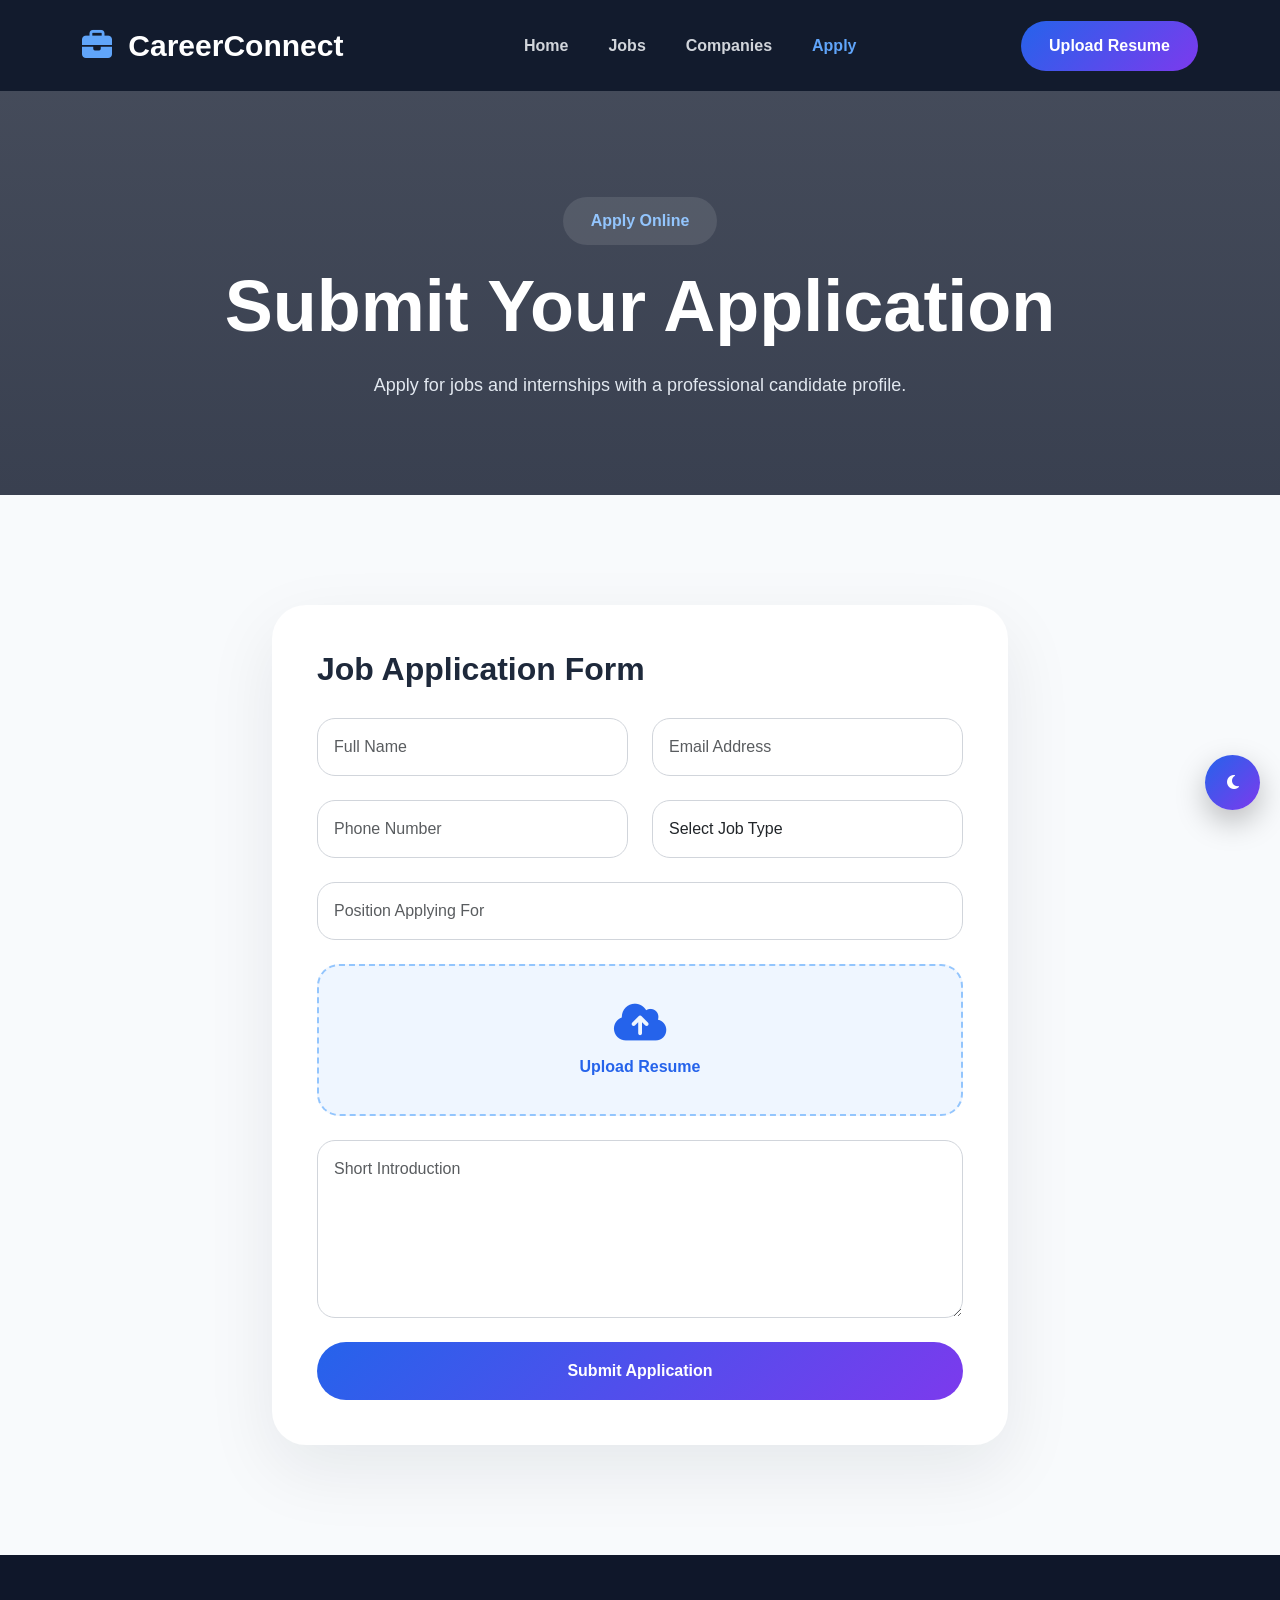
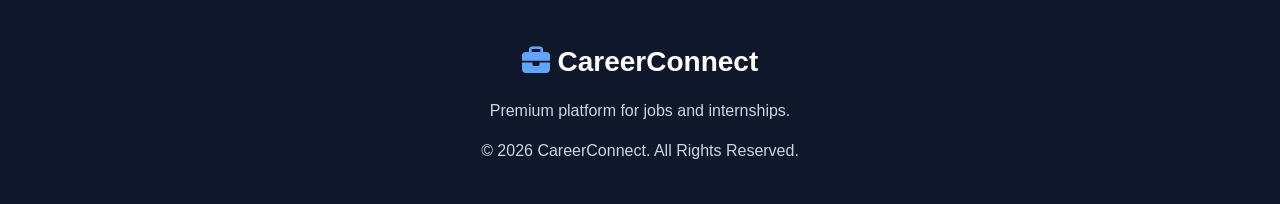
<file: apply.html>
<!DOCTYPE html>
<html lang="en">

<head>
    <meta charset="UTF-8">
    <meta name="viewport" content="width=device-width, initial-scale=1.0">

    <title>Apply - CareerConnect</title>

    <link href="https://cdn.jsdelivr.net/npm/bootstrap@5.3.3/dist/css/bootstrap.min.css" rel="stylesheet">
    <link rel="stylesheet" href="https://cdnjs.cloudflare.com/ajax/libs/font-awesome/6.5.1/css/all.min.css">
    <link rel="stylesheet" href="style.css">
</head>

<body>
    <div id="preloader">
        <div class="loader"></div>
    </div>
    <div id="toastBox"></div>

    <button id="themeToggle" class="theme-toggle">
        <i class="fa-solid fa-moon"></i>
    </button>

    <button id="backToTop" class="back-top-btn">
        <i class="fa-solid fa-arrow-up"></i>
    </button>

    <nav class="navbar navbar-expand-lg fixed-top portal-navbar">
        <div class="container">
            <a class="navbar-brand portal-logo" href="index.html">
                <i class="fa-solid fa-briefcase"></i> CareerConnect
            </a>

            <button class="navbar-toggler menu-btn" type="button" data-bs-toggle="collapse" data-bs-target="#navbarNav">
                <i class="fa-solid fa-bars"></i>
            </button>

            <div class="collapse navbar-collapse" id="navbarNav">
                <ul class="navbar-nav mx-auto">
                    <li class="nav-item"><a class="nav-link" href="index.html">Home</a></li>
                    <li class="nav-item"><a class="nav-link" href="jobs.html">Jobs</a></li>
                    <li class="nav-item"><a class="nav-link" href="companies.html">Companies</a></li>
                    <li class="nav-item"><a class="nav-link active" href="apply.html">Apply</a></li>
                </ul>

                <a href="apply.html" class="portal-btn">Upload Resume</a>
            </div>
        </div>
    </nav>

    <section class="page-hero">
        <div class="container text-center">
            <span class="hero-tag">Apply Online</span>
            <h1>Submit Your Application</h1>
            <p>Apply for jobs and internships with a professional candidate profile.</p>
        </div>
    </section>

    <section class="apply-section">
        <div class="container">
            <div class="row justify-content-center">
                <div class="col-lg-8">

                    <div class="apply-form-box">
                        <h2>Job Application Form</h2>

                        <form id="applyForm">
                            <div class="row">

                                <div class="col-md-6 mb-4">
                                    <input type="text" class="form-control portal-input" placeholder="Full Name"
                                        required>
                                </div>

                                <div class="col-md-6 mb-4">
                                    <input type="email" class="form-control portal-input" placeholder="Email Address"
                                        required>
                                </div>

                            </div>

                            <div class="row">

                                <div class="col-md-6 mb-4">
                                    <input type="text" class="form-control portal-input" placeholder="Phone Number"
                                        required>
                                </div>

                                <div class="col-md-6 mb-4">
                                    <select class="form-control portal-input" required>
                                        <option value="">Select Job Type</option>
                                        <option>Full Time</option>
                                        <option>Internship</option>
                                        <option>Remote</option>
                                        <option>Part Time</option>
                                    </select>
                                </div>

                            </div>

                            <div class="mb-4">
                                <input type="text" class="form-control portal-input" placeholder="Position Applying For"
                                    required>
                            </div>

                            <div class="mb-4">
                                <label class="resume-upload">
                                    <i class="fa-solid fa-cloud-arrow-up"></i>
                                    <span>Upload Resume</span>
                                    <input type="file">
                                </label>
                            </div>

                            <div class="mb-4">
                                <textarea rows="6" class="form-control portal-input"
                                    placeholder="Short Introduction"></textarea>
                            </div>

                            <button type="submit" class="portal-submit-btn">
                                Submit Application
                            </button>
                        </form>
                    </div>

                </div>
            </div>
        </div>
    </section>

    <footer class="portal-footer">
        <div class="container text-center">
            <h3><i class="fa-solid fa-briefcase"></i> CareerConnect</h3>
            <p>Premium platform for jobs and internships.</p>
            <p>© 2026 CareerConnect. All Rights Reserved.</p>
        </div>
    </footer>

    <script src="script.js"></script>
</body>

</html>
</file>
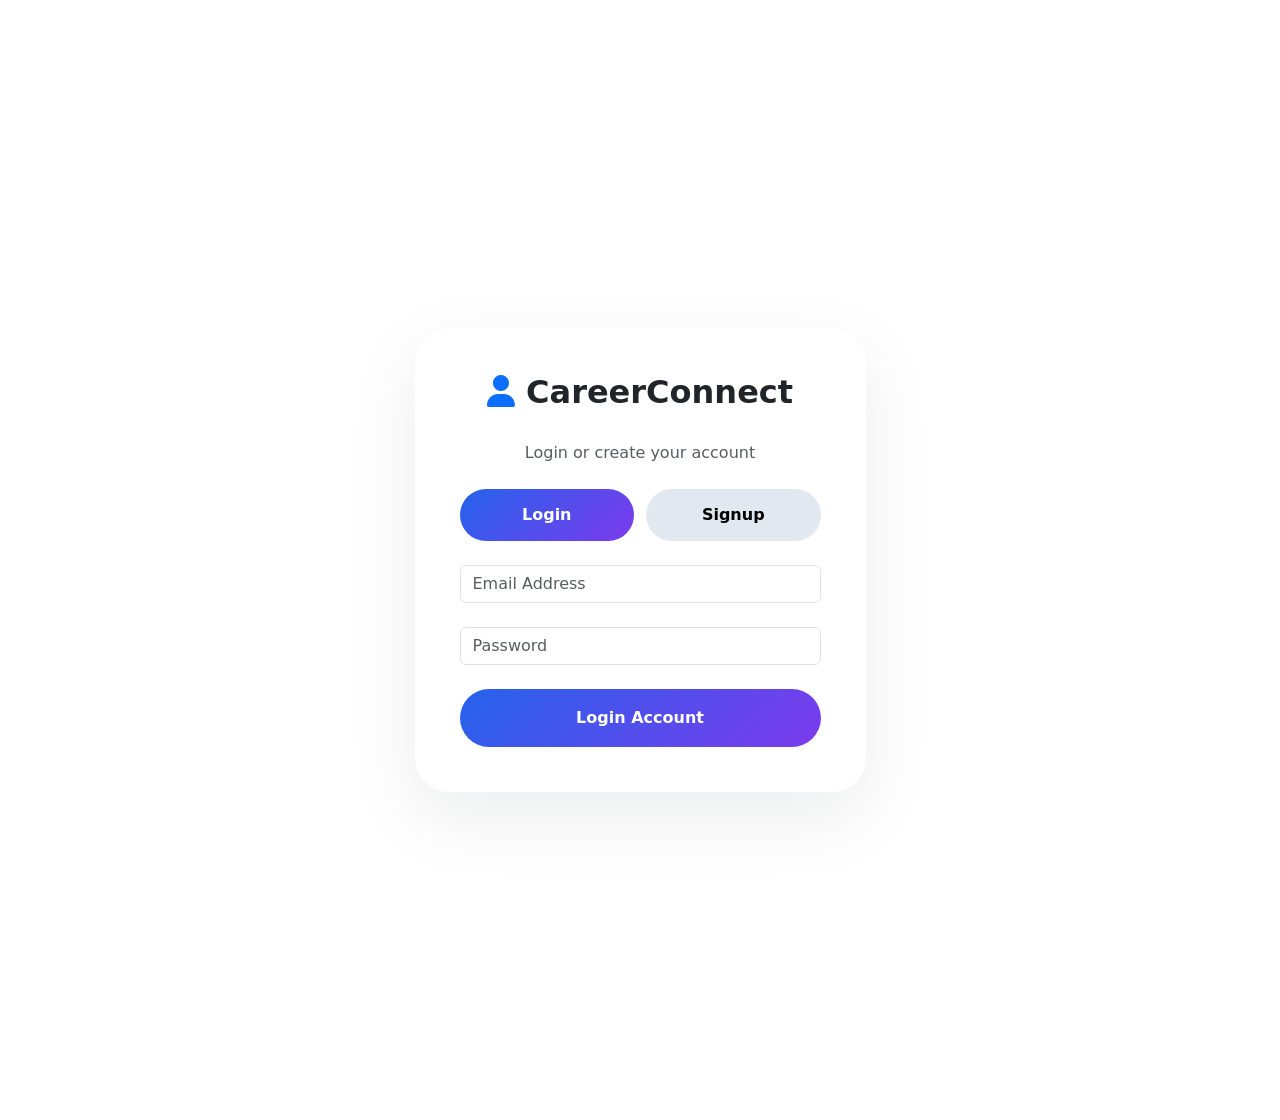
<file: auth.html>
<!DOCTYPE html>
<html lang="en">

<head>

    <meta charset="UTF-8">
    <meta name="viewport" content="width=device-width, initial-scale=1.0">

    <title>CareerConnect Authentication</title>

    <link rel="stylesheet" href="style.css">

    <link href="https://cdn.jsdelivr.net/npm/bootstrap@5.3.3/dist/css/bootstrap.min.css" rel="stylesheet">

    <link rel="stylesheet" href="https://cdnjs.cloudflare.com/ajax/libs/font-awesome/6.5.1/css/all.min.css">

</head>

<body>

    <!-- PRELOADER -->

    <div id="preloader">
        <div class="loader"></div>
    </div>

    <!-- TOAST -->

    <div id="toastBox"></div>

    <section class="apply-section">

        <div class="container">

            <div class="row justify-content-center align-items-center min-vh-100">

                <div class="col-lg-5">

                    <div class="apply-form-box">

                        <div class="text-center mb-4">

                            <h2 class="fw-bold">

                                <i class="fa-solid fa-user text-primary"></i>
                                CareerConnect

                            </h2>

                            <p class="text-muted">

                                Login or create your account

                            </p>

                        </div>

                        <!-- TOGGLE BUTTONS -->

                        <div class="d-flex mb-4 auth-toggle">

                            <button id="loginTab" class="auth-btn active-btn">

                                Login

                            </button>

                            <button id="signupTab" class="auth-btn">

                                Signup

                            </button>

                        </div>

                        <!-- LOGIN FORM -->

                        <form id="loginForm">

                            <div class="mb-4">

                                <input type="email" id="loginEmail" class="form-control portal-input"
                                    placeholder="Email Address" required>

                            </div>

                            <div class="mb-4">

                                <input type="password" id="loginPassword" class="form-control portal-input"
                                    placeholder="Password" required>

                            </div>

                            <button type="submit" class="portal-submit-btn">

                                Login Account

                            </button>

                        </form>

                        <!-- SIGNUP FORM -->

                        <form id="signupForm" style="display:none;">

                            <div class="mb-4">

                                <input type="text" id="signupName" class="form-control portal-input"
                                    placeholder="Full Name" required>

                            </div>

                            <div class="mb-4">

                                <input type="email" id="signupEmail" class="form-control portal-input"
                                    placeholder="Email Address" required>

                            </div>

                            <div class="mb-4">

                                <input type="password" id="signupPassword" class="form-control portal-input"
                                    placeholder="Password" required>

                            </div>

                            <button type="submit" class="portal-submit-btn">

                                Create Account

                            </button>

                        </form>

                    </div>

                </div>

            </div>

        </div>

    </section>

    <style>
        .auth-toggle {
            gap: 12px;
        }

        .auth-btn {
            flex: 1;
            height: 52px;
            border: none;
            border-radius: 50px;
            font-weight: 900;
            background: #e2e8f0;
        }

        .active-btn {
            background: linear-gradient(135deg, #2563eb, #7c3aed);
            color: white;
        }
    </style>

    <script>

        function showToast(message) {

            const toastBox =
                document.getElementById("toastBox");

            const toast =
                document.createElement("div");

            toast.className = "custom-toast";

            toast.innerText = message;

            toastBox.appendChild(toast);

            setTimeout(() => {

                toast.remove();

            }, 2500);

        }

        setTimeout(() => {

            document.getElementById("preloader")
                .style.display = "none";

        }, 700);

        /* TOGGLE */

        const loginTab =
            document.getElementById("loginTab");

        const signupTab =
            document.getElementById("signupTab");

        const loginForm =
            document.getElementById("loginForm");

        const signupForm =
            document.getElementById("signupForm");

        loginTab.addEventListener("click", () => {

            loginForm.style.display = "block";
            signupForm.style.display = "none";

            loginTab.classList.add("active-btn");
            signupTab.classList.remove("active-btn");

        });

        signupTab.addEventListener("click", () => {

            signupForm.style.display = "block";
            loginForm.style.display = "none";

            signupTab.classList.add("active-btn");
            loginTab.classList.remove("active-btn");

        });

        /* SIGNUP */

        signupForm.addEventListener("submit", function (e) {

            e.preventDefault();

            const user = {

                name:
                    document.getElementById("signupName").value,

                email:
                    document.getElementById("signupEmail").value,

                password:
                    document.getElementById("signupPassword").value

            };

            localStorage.setItem(
                "careerUserData",
                JSON.stringify(user)
            );

            showToast("Account Created Successfully!");

            setTimeout(() => {

                loginForm.style.display = "block";
                signupForm.style.display = "none";

                loginTab.classList.add("active-btn");
                signupTab.classList.remove("active-btn");

            }, 1500);

        });

        /* LOGIN */

        loginForm.addEventListener("submit", function (e) {

            e.preventDefault();

            const savedUser =
                JSON.parse(localStorage.getItem("careerUserData"));

            const email =
                document.getElementById("loginEmail").value;

            const password =
                document.getElementById("loginPassword").value;

            if (

                savedUser &&
                savedUser.email === email &&
                savedUser.password === password

            ) {

                localStorage.setItem(
                    "careerUser",
                    "loggedin"
                );

                showToast("Login Successful!");

                setTimeout(() => {

                    window.location.href = "apply.html";

                }, 1500);

            } else {

                showToast("Invalid Email or Password");

            }

        });

    </script>

</body>

</html>
</file>
<file: style.css>
* {
  margin: 0;
  padding: 0;
  box-sizing: border-box;
}

:root {
  --primary: #2563eb;
  --secondary: #7c3aed;
  --dark: #0f172a;
  --light: #f8fafc;
  --white: #ffffff;
  --text: #1e293b;
  --muted: #64748b;
}

body {
  font-family: Arial, sans-serif;
  background: var(--light);
  color: var(--text);
  overflow-x: hidden;
}

/* NAVBAR */

.portal-navbar {
  background: rgba(15, 23, 42, 0.92);
  backdrop-filter: blur(18px);
  padding: 18px 0;
  transition: 0.3s;
}

.portal-logo {
  color: white !important;
  font-size: 30px;
  font-weight: 900;
}

.portal-logo i {
  color: #60a5fa;
  margin-right: 8px;
}

.menu-btn {
  color: white;
  border: none;
  font-size: 24px;
}

.nav-link {
  color: #d1d5db !important;
  margin: 0 12px;
  font-weight: 800;
}

.nav-link:hover,
.nav-link.active {
  color: #60a5fa !important;
}

.portal-btn {
  background: linear-gradient(135deg, var(--primary), var(--secondary));
  color: white;
  text-decoration: none;
  padding: 13px 28px;
  border-radius: 50px;
  font-weight: 900;
}

/* HERO */

.hero-section,
.page-hero {
  min-height: 100vh;
  background:
    linear-gradient(rgba(15, 23, 42, 0.76), rgba(15, 23, 42, 0.82)),
    url("https://images.unsplash.com/photo-1551836022-d5d88e9218df?auto=format&fit=crop&w=1600&q=80");
  background-size: cover;
  background-position: center;
  display: flex;
  align-items: center;
  color: white;
  padding-top: 120px;
}

.page-hero {
  min-height: 55vh;
}

.hero-tag {
  display: inline-block;
  background: rgba(255, 255, 255, 0.1);
  color: #93c5fd;
  padding: 12px 28px;
  border-radius: 50px;
  font-weight: 900;
  margin-bottom: 24px;
}

.hero-section h1,
.page-hero h1 {
  font-size: 72px;
  font-weight: 900;
  line-height: 1.05;
  margin-bottom: 24px;
}

.hero-section p,
.page-hero p {
  color: #e2e8f0;
  font-size: 18px;
  line-height: 1.9;
}

.hero-buttons {
  display: flex;
  gap: 18px;
  margin-top: 35px;
  flex-wrap: wrap;
}

.primary-btn,
.secondary-btn {
  min-height: 56px;
  padding: 0 32px;
  border-radius: 50px;
  display: inline-flex;
  align-items: center;
  justify-content: center;
  text-decoration: none;
  font-weight: 900;
}

.primary-btn {
  background: linear-gradient(135deg, var(--primary), var(--secondary));
  color: white;
}

.secondary-btn {
  background: rgba(255, 255, 255, 0.1);
  color: white;
  border: 1px solid rgba(255, 255, 255, 0.15);
}

.hero-image-box {
  background: rgba(255, 255, 255, 0.08);
  padding: 20px;
  border-radius: 34px;
}

.hero-image-box img {
  width: 100%;
  height: 520px;
  object-fit: cover;
  border-radius: 24px;
}

/* SEARCH */

.search-section {
  margin-top: -65px;
  position: relative;
  z-index: 10;
}

.search-box {
  background: white;
  padding: 30px;
  border-radius: 30px;
  box-shadow: 0 25px 70px rgba(15, 23, 42, 0.12);
}

.search-box label {
  font-weight: 900;
  margin-bottom: 8px;
}

.search-box input,
.search-box select {
  width: 100%;
  height: 55px;
  border: 1px solid #d1d5db;
  border-radius: 16px;
  padding: 0 16px;
}

.search-box button {
  width: 100%;
  height: 55px;
  border: none;
  border-radius: 16px;
  background: linear-gradient(135deg, var(--primary), var(--secondary));
  color: white;
  font-weight: 900;
}

/* STATS */

.stats-section {
  margin-top: 70px;
}

.stat-card {
  background: white;
  border-radius: 30px;
  padding: 36px;
  text-align: center;
  box-shadow: 0 25px 70px rgba(15, 23, 42, 0.08);
}

.stat-card h3 {
  color: var(--primary);
  font-size: 48px;
  font-weight: 900;
}

.stat-card p {
  color: var(--muted);
  font-weight: 800;
}

/* SECTION */

.section-title span {
  color: var(--primary);
  font-weight: 900;
}

.section-title h2 {
  font-size: 52px;
  font-weight: 900;
}

/* JOBS */

.jobs-section {
  padding: 110px 0;
}

.job-card {
  background: white;
  border-radius: 30px;
  padding: 30px;
  box-shadow: 0 25px 70px rgba(15, 23, 42, 0.08);
  height: 100%;
  transition: 0.3s;
}

.job-card:hover {
  transform: translateY(-10px);
}

.job-top {
  display: flex;
  align-items: center;
  gap: 16px;
}

.job-top img {
  width: 60px;
  height: 60px;
}

.job-top h4 {
  font-weight: 900;
  margin: 0;
}

.job-top p {
  margin: 0;
  color: var(--muted);
}

.job-tags {
  display: flex;
  gap: 10px;
  flex-wrap: wrap;
  margin: 24px 0;
}

.job-tags span {
  background: #eff6ff;
  color: var(--primary);
  padding: 8px 14px;
  border-radius: 50px;
  font-weight: 800;
  font-size: 14px;
}

.job-btn {
  display: inline-flex;
  background: linear-gradient(135deg, var(--primary), var(--secondary));
  color: white;
  text-decoration: none;
  padding: 12px 24px;
  border-radius: 50px;
  font-weight: 900;
}

/* COMPANIES */

.companies-section {
  padding: 110px 0;
}

.company-card {
  background: white;
  border-radius: 30px;
  padding: 35px;
  text-align: center;
  box-shadow: 0 25px 70px rgba(15, 23, 42, 0.08);
  height: 100%;
}

.company-card img {
  width: 75px;
  height: 75px;
  margin-bottom: 20px;
}

.company-card h4 {
  font-weight: 900;
}

.company-card p {
  color: var(--muted);
}

.company-card span {
  color: var(--primary);
  font-weight: 900;
}

/* APPLY */

.apply-section {
  padding: 110px 0;
}

.apply-form-box {
  background: white;
  padding: 45px;
  border-radius: 34px;
  box-shadow: 0 25px 70px rgba(15, 23, 42, 0.08);
}

.apply-form-box h2 {
  font-weight: 900;
  margin-bottom: 30px;
}

.portal-input {
  width: 100%;
  border: 1px solid #d1d5db;
  border-radius: 18px;
  padding: 16px;
}

.portal-input:focus {
  border-color: var(--primary);
  box-shadow: none;
}

.resume-upload {
  width: 100%;
  border: 2px dashed #93c5fd;
  border-radius: 22px;
  padding: 35px;
  text-align: center;
  cursor: pointer;
  color: var(--primary);
  font-weight: 900;
  background: #eff6ff;
}

.resume-upload i {
  display: block;
  font-size: 42px;
  margin-bottom: 12px;
}

.resume-upload input {
  display: none;
}

.portal-submit-btn {
  width: 100%;
  height: 58px;
  border: none;
  border-radius: 50px;
  background: linear-gradient(135deg, var(--primary), var(--secondary));
  color: white;
  font-weight: 900;
}

/* FOOTER */

.portal-footer {
  background: var(--dark);
  color: white;
  padding: 80px 0 25px;
}

.portal-footer h3,
.portal-footer h4 {
  font-weight: 900;
  margin-bottom: 20px;
}

.portal-footer h3 i {
  color: #60a5fa;
}

.portal-footer p,
.portal-footer li,
.portal-footer a {
  color: #cbd5e1;
}

.portal-footer ul {
  list-style: none;
  padding: 0;
}

.portal-footer li {
  margin-bottom: 12px;
}

.portal-footer a {
  text-decoration: none;
}

.footer-bottom {
  border-top: 1px solid rgba(255, 255, 255, 0.08);
  margin-top: 40px;
  padding-top: 20px;
  text-align: center;
}

/* PREMIUM FOOTER */

.portal-footer {
  background: #0f172a;
  color: white;
  padding: 90px 0 25px;
}

.footer-about h3 {
  font-size: 34px;
  font-weight: 900;
  margin-bottom: 20px;
}

.footer-about h3 i {
  color: #60a5fa;
}

.footer-about p {
  color: #cbd5e1;
  line-height: 1.9;
}

.footer-socials {
  display: flex;
  gap: 14px;
  margin-top: 25px;
}

.footer-socials a {
  width: 46px;
  height: 46px;
  border-radius: 50%;
  background: rgba(255, 255, 255, 0.08);
  color: white;
  display: flex;
  align-items: center;
  justify-content: center;
  text-decoration: none;
  transition: 0.3s;
}

.footer-socials a:hover {
  background: linear-gradient(135deg, var(--primary), var(--secondary));
  transform: translateY(-4px);
}

.footer-links h4,
.footer-contact h4 {
  font-weight: 900;
  margin-bottom: 22px;
}

.footer-links ul {
  list-style: none;
  padding: 0;
}

.footer-links ul li {
  margin-bottom: 14px;
}

.footer-links ul li a {
  color: #cbd5e1;
  text-decoration: none;
  transition: 0.3s;
}

.footer-links ul li a:hover {
  color: #60a5fa;
  padding-left: 6px;
}

.footer-contact p {
  color: #cbd5e1;
  margin-bottom: 16px;
}

.footer-contact i {
  color: #60a5fa;
  margin-right: 10px;
}

.footer-btn {
  display: inline-flex;
  margin-top: 14px;
  background: linear-gradient(135deg, var(--primary), var(--secondary));
  color: white;
  text-decoration: none;
  padding: 13px 24px;
  border-radius: 50px;
  font-weight: 900;
}

.footer-bottom {
  border-top: 1px solid rgba(255, 255, 255, 0.08);
  margin-top: 55px;
  padding-top: 22px;
  text-align: center;
}

.footer-bottom p {
  margin: 0;
  color: #94a3b8;
}

/* RESPONSIVE */

@media(max-width:991px) {

  .hero-section,
  .page-hero {
    text-align: center;
    padding: 140px 0 90px;
  }

  .hero-section h1,
  .page-hero h1 {
    font-size: 48px;
  }

  .hero-buttons {
    justify-content: center;
  }

  .hero-image-box img {
    height: 420px;
  }
}

@media(max-width:576px) {

  .hero-section h1,
  .page-hero h1 {
    font-size: 36px;
  }

  .section-title h2 {
    font-size: 34px;
  }

  .apply-form-box {
    padding: 28px;
  }

  .portal-btn,
  .primary-btn,
  .secondary-btn {
    width: 100%;
  }
}

/* DAY 3 ADVANCED */

#preloader {
  position: fixed;
  inset: 0;
  background: #0f172a;
  display: flex;
  align-items: center;
  justify-content: center;
  z-index: 99999;
}

.loader {
  width: 65px;
  height: 65px;
  border: 6px solid rgba(255, 255, 255, 0.15);
  border-top-color: #2563eb;
  border-radius: 50%;
  animation: spin 0.8s linear infinite;
}

@keyframes spin {
  to {
    transform: rotate(360deg);
  }
}

#toastBox {
  position: fixed;
  top: 100px;
  right: 20px;
  z-index: 9999;
}

.custom-toast {
  background: linear-gradient(135deg, #2563eb, #7c3aed);
  color: white;
  padding: 14px 24px;
  border-radius: 50px;
  margin-bottom: 12px;
  font-weight: 900;
  box-shadow: 0 12px 35px rgba(0, 0, 0, 0.25);
}

.theme-toggle,
.back-top-btn {
  position: fixed;
  right: 20px;
  width: 55px;
  height: 55px;
  border: none;
  border-radius: 50%;
  background: linear-gradient(135deg, #2563eb, #7c3aed);
  color: white;
  z-index: 999;
  box-shadow: 0 12px 30px rgba(0, 0, 0, 0.25);
}

.theme-toggle {
  bottom: 90px;
}

.back-top-btn {
  bottom: 20px;
  opacity: 0;
  visibility: hidden;
  transition: 0.3s;
}

.back-top-btn.show {
  opacity: 1;
  visibility: visible;
}

.job-search-box input {
  width: 100%;
  max-width: 520px;
  height: 58px;
  border: none;
  border-radius: 50px;
  padding: 0 24px;
  background: white;
  box-shadow: 0 18px 45px rgba(15, 23, 42, 0.08);
  outline: none;
}

.job-card {
  position: relative;
}

.save-job-btn {
  position: absolute;
  top: 18px;
  right: 18px;
  width: 45px;
  height: 45px;
  border: none;
  border-radius: 50%;
  background: white;
  color: #2563eb;
  box-shadow: 0 12px 30px rgba(0, 0, 0, 0.16);
}

.save-job-btn.active {
  background: #2563eb;
  color: white;
}

.faq-section {
  background: #f8fafc;
  padding: 90px 0;
}

.faq-box {
  max-width: 850px;
  margin: auto;
}

.faq-item {
  background: white;
  border-radius: 22px;
  padding: 22px;
  margin-bottom: 18px;
  box-shadow: 0 12px 35px rgba(15, 23, 42, 0.06);
}

.faq-question {
  display: flex;
  justify-content: space-between;
  align-items: center;
  cursor: pointer;
}

.faq-question h5 {
  margin: 0;
  font-weight: 900;
}

.faq-answer {
  max-height: 0;
  overflow: hidden;
  transition: 0.3s;
}

.faq-item.active .faq-answer {
  max-height: 180px;
  padding-top: 18px;
}

.dark-mode {
  background: #020617;
  color: white;
}

.dark-mode .jobs-section,
.dark-mode .companies-section,
.dark-mode .apply-section,
.dark-mode .stats-section,
.dark-mode .faq-section {
  background: #020617 !important;
}

.dark-mode .job-card,
.dark-mode .company-card,
.dark-mode .apply-form-box,
.dark-mode .stat-card,
.dark-mode .faq-item {
  background: #111827;
  color: white;
}

.dark-mode .job-top p,
.dark-mode .company-card p,
.dark-mode .stat-card p,
.dark-mode .faq-answer p {
  color: #cbd5e1;
}

.dark-mode .portal-input,
.dark-mode .job-search-box input,
.dark-mode .search-box input,
.dark-mode .search-box select {
  background: #020617;
  color: white;
  border-color: #334155;
}

.dark-mode .search-box {
  background: #111827;
}

@media(max-width:576px) {
  #toastBox {
    left: 15px;
    right: 15px;
  }

  .custom-toast {
    text-align: center;
  }
}
/* LOGIN BUTTON */

.login-btn{
  min-height:52px;
  padding:0 26px;
  border-radius:50px;
  border:2px solid rgba(255,255,255,0.18);
  color:white;
  text-decoration:none;
  font-weight:900;
  display:flex;
  align-items:center;
  justify-content:center;
  transition:0.3s;
}

.login-btn:hover{
  background:white;
  color:#2563eb;
}

.dark-mode .login-btn{
  border-color:#334155;
}
</file>
